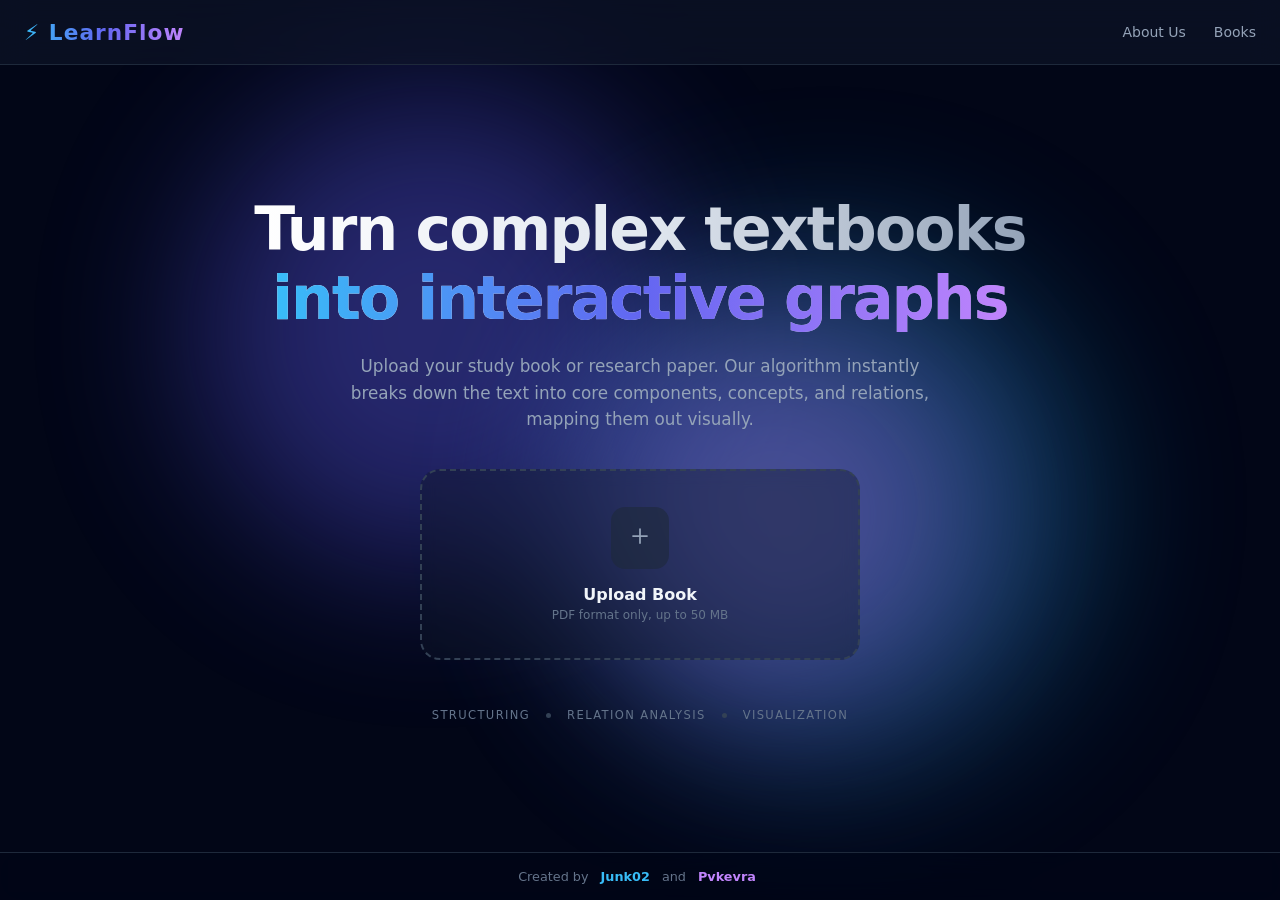
<file: web/index.html>
<!DOCTYPE html>
<html lang="en">
<head>
    <meta charset="UTF-8">
    <meta name="viewport" content="width=device-width, initial-scale=1.0">
    <title>LearnFlow - Visualize Your Knowledge</title>
    <link rel="stylesheet" href="style.css">
</head>
<body>

    <div class="bg-canvas">
        <div class="glow-sphere sphere-1"></div>
        <div class="glow-sphere sphere-2"></div>
        <div class="glow-sphere sphere-3"></div>
    </div>

    <header class="site-header">
        <div class="header-container">
            <div class="logo">
                <span>⚡ LearnFlow</span>
            </div>
            <nav class="nav-menu">
                <a href="aboutus.html" class="btn-link" style="text-decoration: none;">About Us</a>
                <a href="ready.html" class="btn-link" style="text-decoration: none;">Books</a>
            </nav>
        </div>
    </header>

    <main class="main-content">
        <h1 class="main-title">
            Turn complex textbooks <br>
            <span class="title-accent">into interactive graphs</span>
        </h1>

        <p class="subtitle">
            Upload your study book or research paper. Our algorithm instantly breaks down the text into core components, concepts, and relations, mapping them out visually.
        </p>

        <div class="upload-zone" id="uploadZone">
            <input type="file" id="fileInput" accept=".pdf" style="display: none;">
            
            <div class="upload-container" id="uploadContainer">
                <div class="upload-icon-wrapper" id="uploadIconWrapper">
                    <svg class="upload-icon" fill="none" stroke="currentColor" viewBox="0 0 24 24">
                        <path stroke-linecap="round" stroke-linejoin="round" stroke-width="1.5" d="M12 6v6m0 0v6m0-6h6m0 0H6"></path>
                    </svg>
                </div>
                <div id="uploadTexts">
                    <span class="upload-text-main" id="mainText">Upload Book</span>
                    <span class="upload-text-sub" id="subText">PDF format only, up to 50 MB</span>
                </div>
            </div>
        </div>

        <div class="status-ticker">
            <span>Structuring</span>
            <div class="status-dot"></div>
            <span>Relation Analysis</span>
            <div class="status-dot"></div>
            <span>Visualization</span>
        </div>
    </main>

    <footer class="site-footer">
        <div class="footer-credits">
            <span>Created by</span>
            <a href="https://github.com/Junk02" target="_blank" class="author-link junk">Junk02</a>
            <span>and</span>
            <a href="https://github.com/Pvkevra" target="_blank" class="author-link pvkevra">Pvkevra</a>
        </div>
    </footer>

    <script src="script.js"></script>
</body>
</html>
</file>
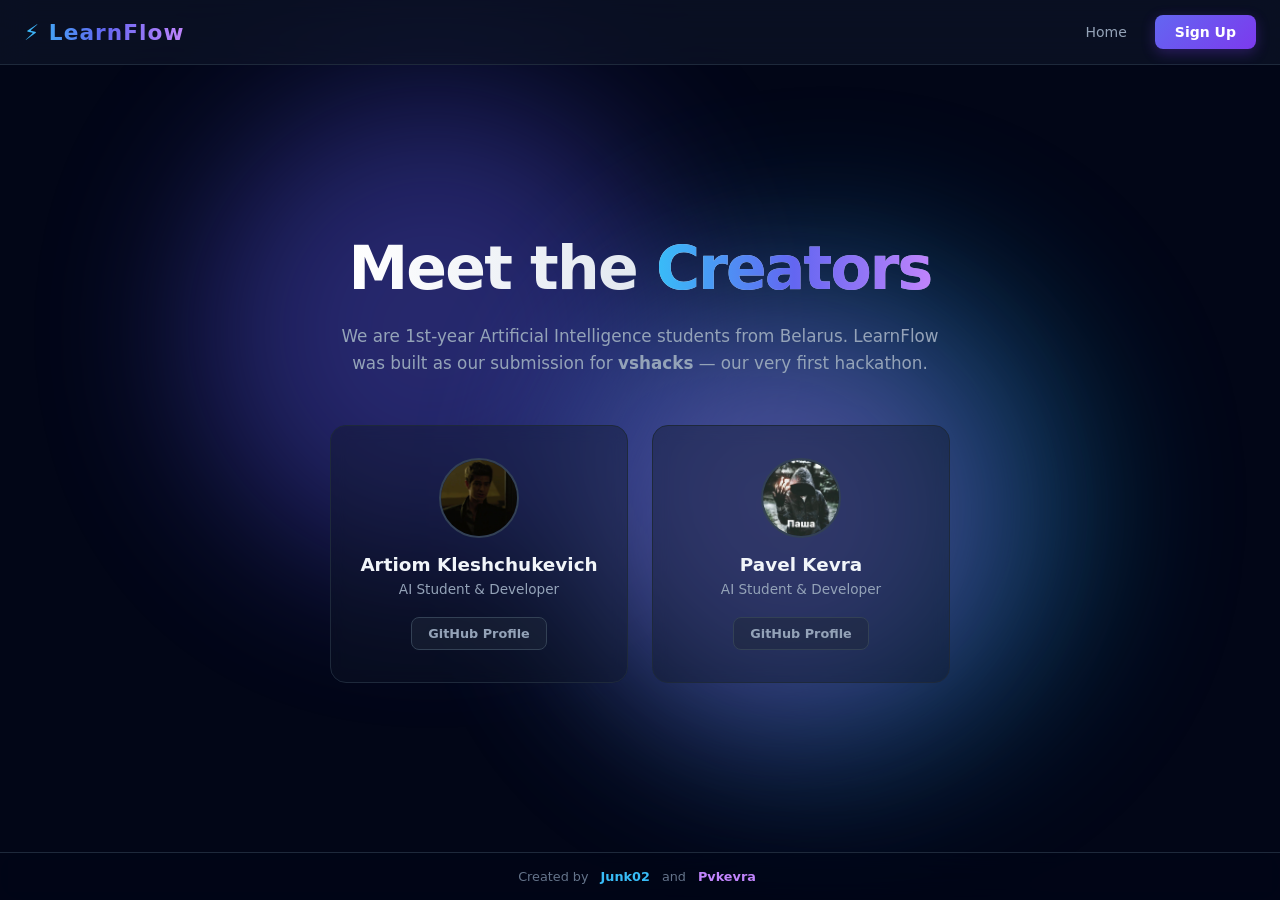
<file: web/aboutus.html>
<!DOCTYPE html>
<html lang="en">
<head>
    <meta charset="UTF-8">
    <meta name="viewport" content="width=device-width, initial-scale=1.0">
    <title>About Us - LearnFlow</title>
    <link rel="stylesheet" href="style.css">
    <link rel="stylesheet" href="aboutus.css">
</head>
<body>

    <div class="bg-canvas">
        <div class="glow-sphere sphere-1"></div>
        <div class="glow-sphere sphere-2"></div>
        <div class="glow-sphere sphere-3"></div>
    </div>

    <header class="site-header">
        <div class="header-container">
            <a href="index.html" class="logo" style="text-decoration: none;">
                <span>⚡ LearnFlow</span>
            </a>
            <nav class="nav-menu">
                <a href="index.html" class="btn-link" style="text-decoration: none; display: flex; align-items: center;">Home</a>
                <button class="btn-primary">Sign Up</button>
            </nav>
        </div>
    </header>

    <main class="main-content">
        <h1 class="main-title">
            Meet the <span class="title-accent">Creators</span>
        </h1>
        
        <p class="subtitle">
            We are 1st-year Artificial Intelligence students from Belarus. LearnFlow was built as our submission for <strong>vshacks</strong> — our very first hackathon.
        </p>

        <div class="team-grid">
            <div class="member-card junk-card">
                <img src="photo/Artiom.jpg" alt="Artiom Kleshchukevich" class="member-avatar">
                <h2 class="member-name">Artiom Kleshchukevich</h2>
                <p class="member-role">AI Student & Developer</p>
                <a href="https://github.com/Junk02" target="_blank" class="member-github">GitHub Profile</a>
            </div>

            <div class="member-card pvkevra-card">
                <img src="photo/Pavel.jpg" alt="Pavel Kevra" class="member-avatar">
                <h2 class="member-name">Pavel Kevra</h2>
                <p class="member-role">AI Student & Developer</p>
                <a href="https://github.com/Pvkevra" target="_blank" class="member-github">GitHub Profile</a>
            </div>
        </div>
    </main>

    <footer class="site-footer">
        <div class="footer-credits">
            <span>Created by</span>
            <a href="https://github.com/Junk02" target="_blank" class="author-link junk">Junk02</a>
            <span>and</span>
            <a href="https://github.com/Pvkevra" target="_blank" class="author-link pvkevra">Pvkevra</a>
        </div>
    </footer>

</body>
</html>
</file>
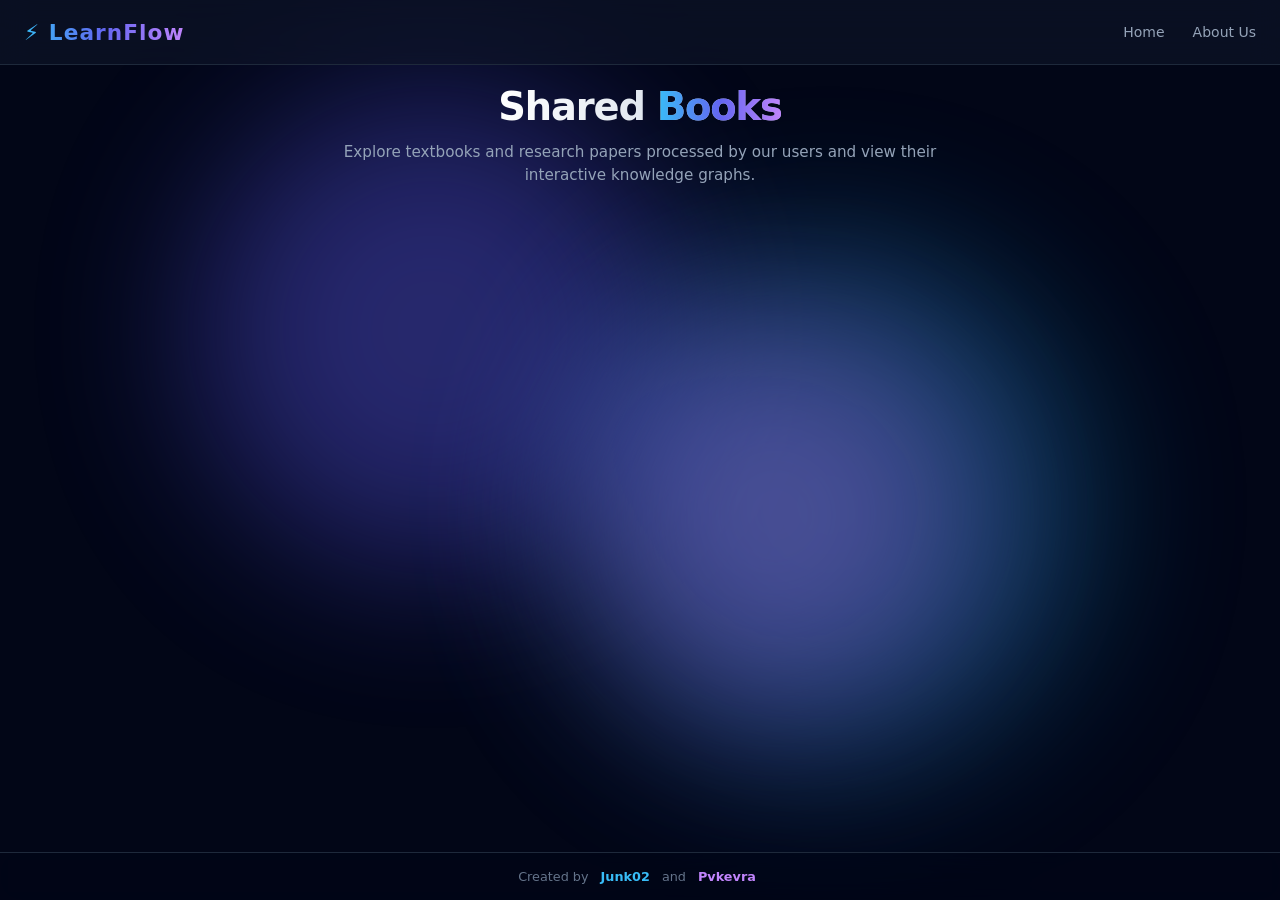
<file: web/ready.html>
<!DOCTYPE html>
<html lang="en">
<head>
    <meta charset="UTF-8">
    <meta name="viewport" content="width=device-width, initial-scale=1.0">
    <title>Uploaded Books - LearnFlow</title>
    <link rel="stylesheet" href="style.css">
    <link rel="stylesheet" href="ready.css">
</head>
<body>

    <div class="bg-canvas">
        <div class="glow-sphere sphere-1"></div>
        <div class="glow-sphere sphere-2"></div>
        <div class="glow-sphere sphere-3"></div>
    </div>

    <header class="site-header">
        <div class="header-container">
            <a href="index.html" class="logo" style="text-decoration: none;">
                <span>⚡ LearnFlow</span>
            </a>
            <nav class="nav-menu">
                <a href="index.html" class="btn-link" style="text-decoration: none;">Home</a>
                <a href="aboutus.html" class="btn-link" style="text-decoration: none;">About Us</a>
            </nav>
        </div>
    </header>

    <main class="main-content">
        <h1 class="main-title">
            Shared <span class="title-accent">Books</span>
        </h1>
        
        <p class="subtitle">
            Explore textbooks and research papers processed by our users and view their interactive knowledge graphs.
        </p>

        <div class="books-grid">
        </div>
    </main>

    <footer class="site-footer">
        <div class="footer-credits">
            <span>Created by</span>
            <a href="https://github.com/Junk02" target="_blank" class="author-link junk">Junk02</a>
            <span>and</span>
            <a href="https://github.com/Pvkevra" target="_blank" class="author-link pvkevra">Pvkevra</a>
        </div>
    </footer>

</body>
</html>
</file>
<file: web/style.css>
:root {
    --bg-main: #020617;
    --border-color: #1e293b;
    --text-primary: #f8fafc;
    --text-secondary: #94a3b8;
    --text-muted: #64748b;
    --accent: #6366f1;
    --accent-hover: #a855f7;
    --neon-blue: #38bdf8;
    --neon-purple: #c084fc;
}

@keyframes fadeInUp {
    from {
        opacity: 0;
        transform: translateY(15px);
    }
    to {
        opacity: 1;
        transform: translateY(0);
    }
}

@keyframes orbitPath1 {
    0% {
        transform: translate(0px, 0px) scale(1);
    }
    33% {
        transform: translate(250px, -100px) scale(1.25);
    }
    66% {
        transform: translate(-150px, 150px) scale(0.85);
    }
    100% {
        transform: translate(0px, 0px) scale(1);
    }
}

@keyframes orbitPath2 {
    0% {
        transform: translate(0px, 0px) scale(1);
    }
    33% {
        transform: translate(-200px, 180px) scale(0.8);
    }
    66% {
        transform: translate(180px, -120px) scale(1.2);
    }
    100% {
        transform: translate(0px, 0px) scale(1);
    }
}

@keyframes pulseGlow {
    0%, 100% {
        box-shadow: 0 0 0 rgba(168, 85, 247, 0);
    }
    50% {
        box-shadow: 0 0 25px rgba(168, 85, 247, 0.25);
    }
}

* {
    margin: 0;
    padding: 0;
    box-sizing: border-box;
    font-family: system-ui, -apple-system, BlinkMacSystemFont, 'Segoe UI', Roboto, Oxygen, Ubuntu, Cantarell, sans-serif;
}

body {
    background-color: var(--bg-main);
    color: var(--text-primary);
    height: 100vh;
    display: flex;
    flex-direction: column;
    overflow: hidden;
    position: relative;
}

::selection {
    background-color: var(--accent);
    color: #ffffff;
}

.bg-canvas {
    position: fixed;
    top: 0;
    left: 0;
    width: 100vw;
    height: 100vh;
    z-index: 0;
    pointer-events: none;
    overflow: hidden;
}

.glow-sphere {
    position: absolute;
    border-radius: 50%;
    filter: blur(80px);
}

.sphere-1 {
    top: 10%;
    left: 15%;
    width: 480px;
    height: 480px;
    background: radial-gradient(circle, #6366f1, #4f46e5);
    opacity: 0.4;
    animation: orbitPath1 14s infinite ease-in-out;
}

.sphere-2 {
    bottom: 15%;
    right: 15%;
    width: 520px;
    height: 520px;
    background: radial-gradient(circle, #38bdf8, #0284c7);
    opacity: 0.35;
    animation: orbitPath2 18s infinite ease-in-out;
}

.sphere-3 {
    top: 35%;
    left: 45%;
    width: 400px;
    height: 400px;
    background: radial-gradient(circle, #c084fc, #9333ea);
    opacity: 0.35;
    animation: orbitPath1 22s infinite ease-in-out reverse;
}

.site-header {
    position: relative;
    z-index: 10;
    border-bottom: 1px solid var(--border-color);
    background-color: rgba(15, 23, 42, 0.6);
    backdrop-filter: blur(16px);
}

.header-container {
    max-width: 1280px;
    margin: 0 auto;
    padding: 0 24px;
    height: 64px;
    display: flex;
    align-items: center;
    justify-content: space-between;
}

.logo {
    font-weight: 800;
    font-size: 1.35rem;
    letter-spacing: 0.05em;
    cursor: default;
    background: linear-gradient(to right, var(--neon-blue), var(--accent), var(--neon-purple));
    -webkit-background-clip: text;
    background-clip: text;
    color: transparent;
    transition: transform 0.3s ease;
}

.logo:hover {
    transform: scale(1.02);
}

.nav-menu {
    display: flex;
    align-items: center;
    gap: 28px;
}

.btn-link {
    background: none;
    border: none;
    font-size: 0.875rem;
    font-weight: 500;
    color: var(--text-secondary);
    cursor: pointer;
    transition: all 0.25s ease;
    position: relative;
}

.btn-link::after {
    content: '';
    position: absolute;
    width: 0;
    height: 2px;
    bottom: -4px;
    left: 0;
    background-color: var(--neon-purple);
    transition: width 0.2s ease;
}

.btn-link:hover::after {
    width: 100%;
}

.btn-link:hover {
    color: var(--text-primary);
}

.btn-primary {
    background: linear-gradient(135deg, var(--accent), #7c3aed);
    color: #ffffff;
    border: none;
    font-size: 0.875rem;
    font-weight: 600;
    padding: 9px 20px;
    border-radius: 8px;
    cursor: pointer;
    box-shadow: 0 4px 14px rgba(124, 58, 237, 0.3);
    transition: all 0.25s ease;
}

.btn-primary:hover {
    transform: translateY(-1px);
    box-shadow: 0 6px 20px rgba(168, 85, 247, 0.4);
}

.btn-primary:active {
    transform: translateY(1px) scale(0.98);
}

.main-content {
    position: relative;
    z-index: 10;
    flex-grow: 1;
    display: flex;
    flex-direction: column;
    align-items: center;
    justify-content: center;
    padding: 24px;
    max-width: 896px;
    margin: 0 auto;
    text-align: center;
    animation: fadeInUp 0.8s cubic-bezier(0.16, 1, 0.3, 1) both;
}

.main-title {
    font-size: 2.5rem;
    font-weight: 800;
    letter-spacing: -0.03em;
    margin-bottom: 20px;
    line-height: 1.15;
    background: linear-gradient(to right, #ffffff, #e2e8f0, #94a3b8);
    -webkit-background-clip: text;
    background-clip: text;
    color: transparent;
}

@media (min-width: 768px) {
    .main-title { font-size: 3.75rem; }
}

.title-accent {
    background: linear-gradient(to right, var(--neon-blue), var(--accent), var(--neon-purple));
    -webkit-background-clip: text;
    background-clip: text;
    color: transparent;
}

.subtitle {
    font-size: 1.05rem;
    color: var(--text-secondary);
    max-width: 620px;
    margin-bottom: 36px;
    line-height: 1.6;
}

.upload-zone {
    width: 100%;
    max-width: 440px;
    padding: 36px 32px;
    border-radius: 20px;
    border: 2px dashed #334155;
    background-color: rgba(15, 23, 42, 0.4);
    backdrop-filter: blur(8px);
    cursor: pointer;
    transition: all 0.3s cubic-bezier(0.4, 0, 0.2, 1);
}

.upload-zone:hover {
    border-color: var(--neon-purple);
    background-color: rgba(23, 15, 42, 0.6);
    animation: pulseGlow 2s infinite;
}

.upload-container {
    display: flex;
    flex-direction: column;
    align-items: center;
    gap: 16px;
}

.upload-icon-wrapper {
    padding: 14px;
    background-color: rgba(30, 41, 59, 0.6);
    border-radius: 14px;
    color: var(--text-secondary);
    transition: all 0.3s ease;
    border: 1px solid transparent;
}

.upload-zone:hover .upload-icon-wrapper {
    transform: scale(1.05) translateY(-2px);
    background-color: rgba(168, 85, 247, 0.15);
    color: var(--neon-purple);
    border-color: rgba(168, 85, 247, 0.3);
}

.upload-icon {
    width: 28px;
    height: 28px;
}

.upload-text-main {
    display: block;
    font-size: 1rem;
    font-weight: 600;
    color: #f1f5f9;
    transition: color 0.3s ease;
    margin-bottom: 4px;
}

.upload-zone:hover .upload-text-main {
    color: var(--neon-purple);
}

.upload-text-sub {
    display: block;
    font-size: 0.75rem;
    color: var(--text-muted);
}

.status-ticker {
    margin-top: 48px;
    display: flex;
    align-items: center;
    gap: 16px;
    font-size: 0.72rem;
    color: var(--text-muted);
    font-family: monospace;
    letter-spacing: 0.12em;
    text-transform: uppercase;
}

.status-dot {
    width: 5px;
    height: 5px;
    border-radius: 50%;
    background-color: #334155;
}

.site-footer {
    position: relative;
    z-index: 10;
    border-top: 1px solid var(--border-color);
    background-color: rgba(2, 6, 23, 0.4);
    backdrop-filter: blur(12px);
    padding: 14px 0;
    display: flex;
    justify-content: center;
    align-items: center;
}

.footer-credits {
    font-size: 0.8rem;
    color: var(--text-muted);
    display: flex;
    align-items: center;
    gap: 6px;
    font-weight: 500;
}

.author-link {
    text-decoration: none;
    font-weight: 600;
    padding: 2px 6px;
    border-radius: 4px;
    transition: all 0.2s ease-in-out;
}

.author-link.junk {
    color: var(--neon-blue);
}

.author-link.junk:hover {
    background-color: rgba(56, 189, 248, 0.1);
    transform: translateY(-1px);
    text-shadow: 0 0 8px rgba(56, 189, 248, 0.4);
}

.author-link.pvkevra {
    color: var(--neon-purple);
}

.author-link.pvkevra:hover {
    background-color: rgba(192, 132, 252, 0.1);
    transform: translateY(-1px);
    text-shadow: 0 0 8px rgba(192, 132, 252, 0.4);
}

.upload-zone.error-state .upload-text-main,
.upload-zone.error-state .upload-text-sub {
    color: #ef4444;
}

.upload-zone.error-state {
    border-color: #ef4444;
    background-color: rgba(239, 68, 68, 0.05);
}

.upload-actions {
    display: flex;
    gap: 12px;
    justify-content: center;
    margin-top: 16px;
    width: 100%;
}

.btn-preview, 
.btn-submit-file {
    font-family: inherit;
    font-size: 0.85rem;
    font-weight: 600;
    padding: 10px 20px;
    border-radius: 8px;
    cursor: pointer;
    transition: all 0.25s ease;
}

.btn-preview {
    background-color: rgba(30, 41, 59, 0.5);
    border: 1px solid var(--border-color);
    color: #cbd5e1;
}

.btn-preview:hover {
    background-color: rgba(51, 65, 85, 0.8);
    border-color: #475569;
    color: #f8fafc;
}

.btn-submit-file {
    background: linear-gradient(135deg, var(--accent, #a855f7), #7c3aed);
    border: none;
    color: #ffffff;
    box-shadow: 0 4px 12px rgba(124, 58, 237, 0.2);
}

.btn-submit-file:hover {
    transform: translateY(-1px);
    box-shadow: 0 6px 16px rgba(124, 58, 237, 0.4);
}

.btn-preview:active, 
.btn-submit-file:active {
    transform: scale(0.97);
}
</file>
<file: web/aboutus.css>
.team-grid {
    display: flex;
    flex-direction: row;
    justify-content: center;
    gap: 24px;
    width: 100%;
    max-width: 680px;
    margin-top: 12px;
}

.member-card {
    flex: 1;
    background-color: rgba(15, 23, 42, 0.4);
    border: 1px solid var(--border-color);
    backdrop-filter: blur(8px);
    padding: 32px 24px;
    border-radius: 16px;
    display: flex;
    flex-direction: column;
    align-items: center;
    text-align: center;
    transition: all 0.3s ease;
}

.member-avatar {
    width: 80px;
    height: 80px;
    border-radius: 50%;
    object-fit: cover;
    margin-bottom: 16px;
    background-color: rgba(30, 41, 59, 0.6);
    border: 2px solid #334155;
    transition: all 0.3s ease;
}

.member-name {
    font-size: 1.15rem;
    font-weight: 700;
    color: #f1f5f9;
    margin-bottom: 6px;
}

.member-role {
    font-size: 0.85rem;
    color: var(--text-secondary);
    margin-bottom: 20px;
}

.member-github {
    font-size: 0.8rem;
    font-weight: 600;
    text-decoration: none;
    padding: 8px 16px;
    border-radius: 8px;
    background-color: rgba(30, 41, 59, 0.5);
    border: 1px solid #334155;
    color: var(--text-secondary);
    transition: all 0.25s ease;
}

.junk-card:hover {
    border-color: rgba(56, 189, 248, 0.4);
    transform: translateY(-4px);
    box-shadow: 0 10px 30px rgba(56, 189, 248, 0.05);
}

.junk-card:hover .member-avatar {
    background-color: rgba(56, 189, 248, 0.1);
    border-color: var(--neon-blue);
    box-shadow: 0 0 15px rgba(56, 189, 248, 0.3);
}

.junk-card:hover .member-github {
    background: linear-gradient(135deg, #0284c7, var(--neon-blue));
    color: #ffffff;
    border-color: transparent;
    box-shadow: 0 4px 12px rgba(56, 189, 248, 0.3);
}

.pvkevra-card:hover {
    border-color: rgba(192, 132, 252, 0.4);
    transform: translateY(-4px);
    box-shadow: 0 10px 30px rgba(192, 132, 252, 0.05);
}

.pvkevra-card:hover .member-avatar {
    background-color: rgba(192, 132, 252, 0.1);
    border-color: var(--neon-purple);
    box-shadow: 0 0 15px rgba(192, 132, 252, 0.3);
}

.pvkevra-card:hover .member-github {
    background: linear-gradient(135deg, var(--accent), #7c3aed);
    color: #ffffff;
    border-color: transparent;
    box-shadow: 0 4px 12px rgba(124, 58, 237, 0.3);
}
</file>
<file: web/ready.css>
.main-content {
    justify-content: flex-start;
    padding-top: 20px; 
}

.main-title {
    font-size: 1.8rem; 
    font-weight: 800;
    letter-spacing: -0.03em;
    margin-bottom: 12px;
    line-height: 1.15;
    background: linear-gradient(to right, #ffffff, #e2e8f0, #94a3b8);
    -webkit-background-clip: text;
    background-clip: text;
    color: transparent;
}

@media (min-width: 768px) {
    .main-title { font-size: 2.4rem; } 
}

.subtitle {
    font-size: 0.95rem;
    color: var(--text-secondary);
    max-width: 620px;
    margin-bottom: 24px;
    line-height: 1.5;
}

.books-grid {
    display: flex;
    flex-direction: column;
    gap: 16px;
    width: 100%;
    max-width: 640px;
    margin-top: 12px;
}

.book-card {
    display: flex;
    align-items: center;
    justify-content: space-between;
    background-color: rgba(15, 23, 42, 0.4);
    border: 1px solid var(--border-color);
    backdrop-filter: blur(8px);
    padding: 20px 24px;
    border-radius: 14px;
    transition: all 0.3s cubic-bezier(0.4, 0, 0.2, 1);
    gap: 20px;
}

.book-card:hover {
    border-color: rgba(168, 85, 247, 0.4);
    transform: translateY(-2px);
    background-color: rgba(23, 15, 42, 0.5);
    box-shadow: 0 8px 24px rgba(168, 85, 247, 0.05);
}

.book-icon-wrapper {
    padding: 10px;
    background-color: rgba(30, 41, 59, 0.6);
    border-radius: 10px;
    color: var(--text-secondary);
    display: flex;
    align-items: center;
    justify-content: center;
    transition: all 0.3s ease;
}

.book-card:hover .book-icon-wrapper {
    background-color: rgba(168, 85, 247, 0.15);
    color: var(--neon-purple);
}

.book-icon {
    width: 22px;
    height: 22px;
}

.book-info {
    flex-grow: 1;
    text-align: left;
}

.book-title {
    font-size: 1rem;
    font-weight: 600;
    color: #f1f5f9;
    margin-bottom: 4px;
    line-height: 1.4;
}

.book-meta {
    font-size: 0.78rem;
    color: var(--text-muted);
}

.btn-view-graph {
    background: rgba(30, 41, 59, 0.8);
    color: #f1f5f9;
    border: 1px solid var(--border-color);
    font-size: 0.82rem;
    font-weight: 600;
    padding: 8px 16px;
    border-radius: 8px;
    cursor: pointer;
    transition: all 0.25s ease;
    white-space: nowrap;
}

.book-card:hover .btn-view-graph {
    background: linear-gradient(135deg, var(--accent), #7c3aed);
    border-color: transparent;
    box-shadow: 0 4px 12px rgba(124, 58, 237, 0.3);
}

.btn-view-graph:active {
    transform: scale(0.97);
}
</file>
